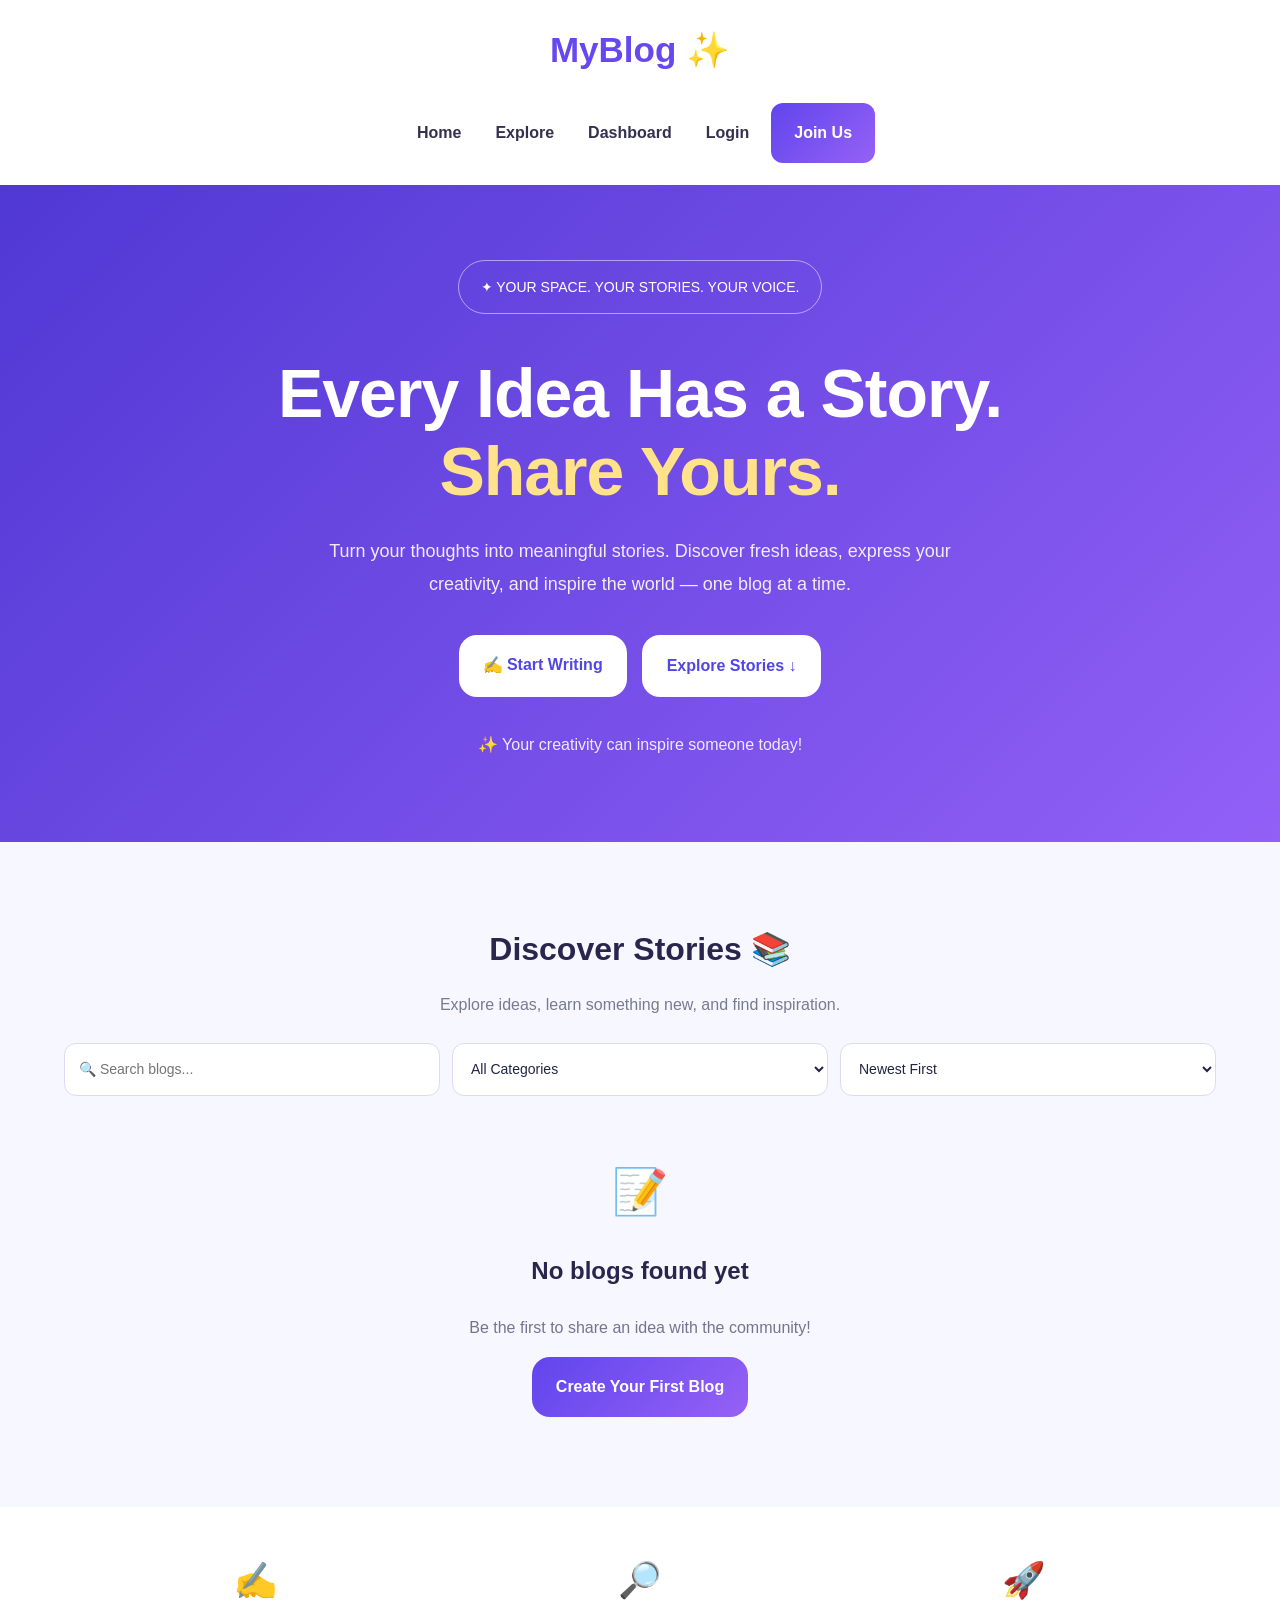
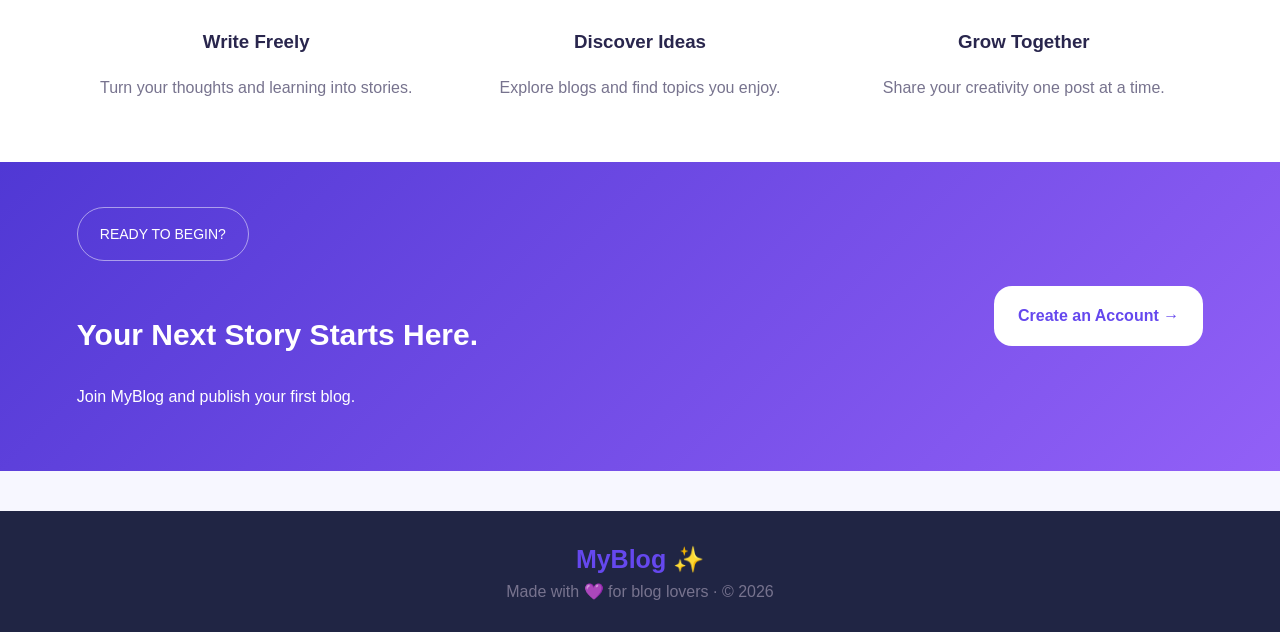
<file: index.html>
<!DOCTYPE html>
<html lang="en">
<head>
<meta charset="UTF-8">
<meta name="viewport" content="width=device-width, initial-scale=1.0">
<title>MyBlog | Stories That Inspire</title>

<link rel="stylesheet" href="style.css">
<script src="script.js" defer></script>

<style>
* {
  box-sizing: border-box;
}

body {
  margin: 0;
  font-family: Arial, sans-serif;
  background: #f7f7ff;
  color: #29264d;
}

.site-header {
  background: white;
  padding: 22px 5%;
  display: flex;
  flex-direction: column;
  align-items: center;
  gap: 25px;
}

.brand {
  color: #6548ee;
  font-size: 35px;
  font-weight: 800;
  text-decoration: none;
}

.top-nav {
  display: flex;
  justify-content: center;
  align-items: center;
  flex-wrap: wrap;
  gap: 10px;
}

.top-nav a {
  color: #34304f;
  text-decoration: none;
  font-weight: bold;
  padding: 12px;
  border-radius: 12px;
}

.top-nav a.btn {
  background: linear-gradient(135deg, #6045ed, #9661f5);
  color: white;
  padding: 17px 23px;
}

.hero {
  background: linear-gradient(135deg, #5038d4, #9260f7);
  color: white;
  text-align: center;
  padding: 75px 6% 85px;
  overflow: hidden;
}

.eyebrow {
  display: inline-block;
  border: 1px solid #ffffff80;
  border-radius: 30px;
  padding: 15px 22px;
  margin-bottom: 25px;
  font-size: 14px;
}

.hero h1 {
  font-size: clamp(38px, 7vw, 68px);
  line-height: 1.15;
  margin: 15px 0 25px;
  letter-spacing: -1px;
}

.gradient-text {
  color: #ffe28a;
}

.hero p {
  max-width: 700px;
  margin: 0 auto 35px;
  font-size: 18px;
  line-height: 1.8;
  color: #f1eaff;
}

.hero-actions {
  display: flex;
  justify-content: center;
  flex-wrap: wrap;
  gap: 15px;
}

.btn {
  display: inline-block;
  border: none;
  border-radius: 18px;
  padding: 17px 24px;
  background: linear-gradient(135deg, #6045ed, #9661f5);
  color: white;
  font-weight: bold;
  text-decoration: none;
  cursor: pointer;
  font-size: 16px;
}

.btn-light {
  background: white;
  color: #6548ee;
}

.btn-outline {
  background: transparent;
  border: 1px solid #ffffffa0;
  color: white;
}

.hero-note {
  margin-top: 35px;
  color: #f0eaff;
}

.section {
  padding: 55px 5%;
}

.section-heading h2 {
  font-size: 32px;
  margin-bottom: 12px;
}

.muted {
  color: #77738e;
  line-height: 1.7;
}

.toolbar {
  display: flex;
  flex-wrap: wrap;
  gap: 12px;
  margin: 25px 0;
}

.toolbar input,
.toolbar select {
  flex: 1 1 180px;
  min-width: 0;
  padding: 14px;
  border: 1px solid #ded9f4;
  border-radius: 12px;
  background: white;
  font-size: 14px;
}

.toolbar .btn {
  flex: 0 0 auto;
}

.blog-grid {
  display: grid;
  grid-template-columns: repeat(auto-fit, minmax(230px, 1fr));
  gap: 20px;
}

.blog-card {
  padding: 22px;
  border-radius: 18px;
  background: white;
  box-shadow: 0 5px 20px #30205e12;
  overflow-wrap: anywhere;
}

.empty-state {
  text-align: center;
  padding: 35px 15px;
}

.empty-state h3 {
  font-size: 24px;
}

.hidden {
  display: none !important;
}

.feature-strip {
  display: grid;
  grid-template-columns: repeat(auto-fit, minmax(200px, 1fr));
  gap: 25px;
  padding: 45px 6%;
  background: white;
  text-align: center;
}

.feature-icon {
  font-size: 35px;
}

.feature-strip p {
  color: #77738e;
  line-height: 1.6;
}

.bottom-cta {
  background: linear-gradient(135deg, #5038d4, #9260f7);
  color: white;
  padding: 45px 6%;
  display: flex;
  align-items: center;
  justify-content: space-between;
  flex-wrap: wrap;
  gap: 20px;
}

.bottom-cta h2 {
  font-size: 30px;
}

.site-footer {
  padding: 28px 5%;
  text-align: center;
}

.site-footer .brand {
  font-size: 25px;
}

.site-footer p {
  color: #77738e;
}

@media (max-width: 480px) {
  .site-header {
    padding: 20px 10px;
  }

  .brand {
    font-size: 31px;
  }

  .top-nav {
    gap: 4px;
  }

  .top-nav a {
    padding: 9px;
    font-size: 13px;
  }

  .top-nav a.btn {
    padding: 12px 15px;
  }

  .hero {
    padding: 55px 18px;
  }

  .hero p {
    font-size: 16px;
  }

  .section {
    padding: 40px 18px;
  }

  .bottom-cta {
    padding: 35px 20px;
  }
}
</style>
</head>

<body data-page="home">

<header class="site-header">
  <a class="brand" href="index.html">MyBlog ✨</a>

  <nav class="top-nav">
    <a href="index.html">Home</a>
    <a href="#explore">Explore</a>
    <a href="dashboard.html">Dashboard</a>
    <a href="login.html">Login</a>
    <a class="btn" href="register.html">Join Us</a>
  </nav>
</header>

<main>

<section class="hero">
  <span class="eyebrow">✦ YOUR SPACE. YOUR STORIES. YOUR VOICE.</span>

  <h1>
    Every Idea Has a Story.<br>
    <span class="gradient-text">Share Yours.</span>
  </h1>

  <p>
    Turn your thoughts into meaningful stories.
    Discover fresh ideas, express your creativity,
    and inspire the world — one blog at a time.
  </p>

  <div class="hero-actions">
    <a class="btn btn-light" href="create-blog.html">
      ✍️ Start Writing
    </a>

    <a class="btn btn-outline" href="#explore">
      Explore Stories ↓
    </a>
  </div>

  <div class="hero-note">
    ✨ Your creativity can inspire someone today!
  </div>
</section>

<section class="section" id="explore">

  <div class="section-heading">
    <h2>Discover Stories 📚</h2>
    <p class="muted">
      Explore ideas, learn something new, and find inspiration.
    </p>
  </div>

  <div class="toolbar">
    <input
      id="blogSearch"
      type="search"
      placeholder="🔍 Search blogs..."
      aria-label="Search blogs"
    >

    <select id="categoryFilter" aria-label="Filter blogs">
      <option value="all">All Categories</option>
      <option value="Technology">Technology</option>
      <option value="Education">Education</option>
      <option value="Lifestyle">Lifestyle</option>
      <option value="Career">Career</option>
      <option value="Other">Other</option>
    </select>

    <select id="sortBlogs" aria-label="Sort blogs">
      <option value="newest">Newest First</option>
      <option value="oldest">Oldest First</option>
      <option value="title">Title A–Z</option>
    </select>

  </div>

  <div id="homeBlogList" class="blog-grid"></div>

  <div id="homeEmpty" class="empty-state">
    <div style="font-size:45px">📝</div>
    <h3>No blogs found yet</h3>
    <p class="muted">
      Be the first to share an idea with the community!
    </p>
    <a class="btn" href="create-blog.html">
      Create Your First Blog
    </a>
  </div>

</section>

<section class="feature-strip">

  <div>
    <div class="feature-icon">✍️</div>
    <h3>Write Freely</h3>
    <p>Turn your thoughts and learning into stories.</p>
  </div>

  <div>
    <div class="feature-icon">🔎</div>
    <h3>Discover Ideas</h3>
    <p>Explore blogs and find topics you enjoy.</p>
  </div>

  <div>
    <div class="feature-icon">🚀</div>
    <h3>Grow Together</h3>
    <p>Share your creativity one post at a time.</p>
  </div>

</section>

<section class="bottom-cta">
  <div>
    <span class="eyebrow">READY TO BEGIN?</span>
    <h2>Your Next Story Starts Here.</h2>
    <p>Join MyBlog and publish your first blog.</p>
  </div>

  <a class="btn btn-light" href="register.html">
    Create an Account →
  </a>
</section>

</main>

<footer class="site-footer">
  <a class="brand" href="index.html">MyBlog ✨</a>
  <p>Made with 💜 for blog lovers · © <span id="year"></span></p>
</footer>

</body>
</html>
</file>
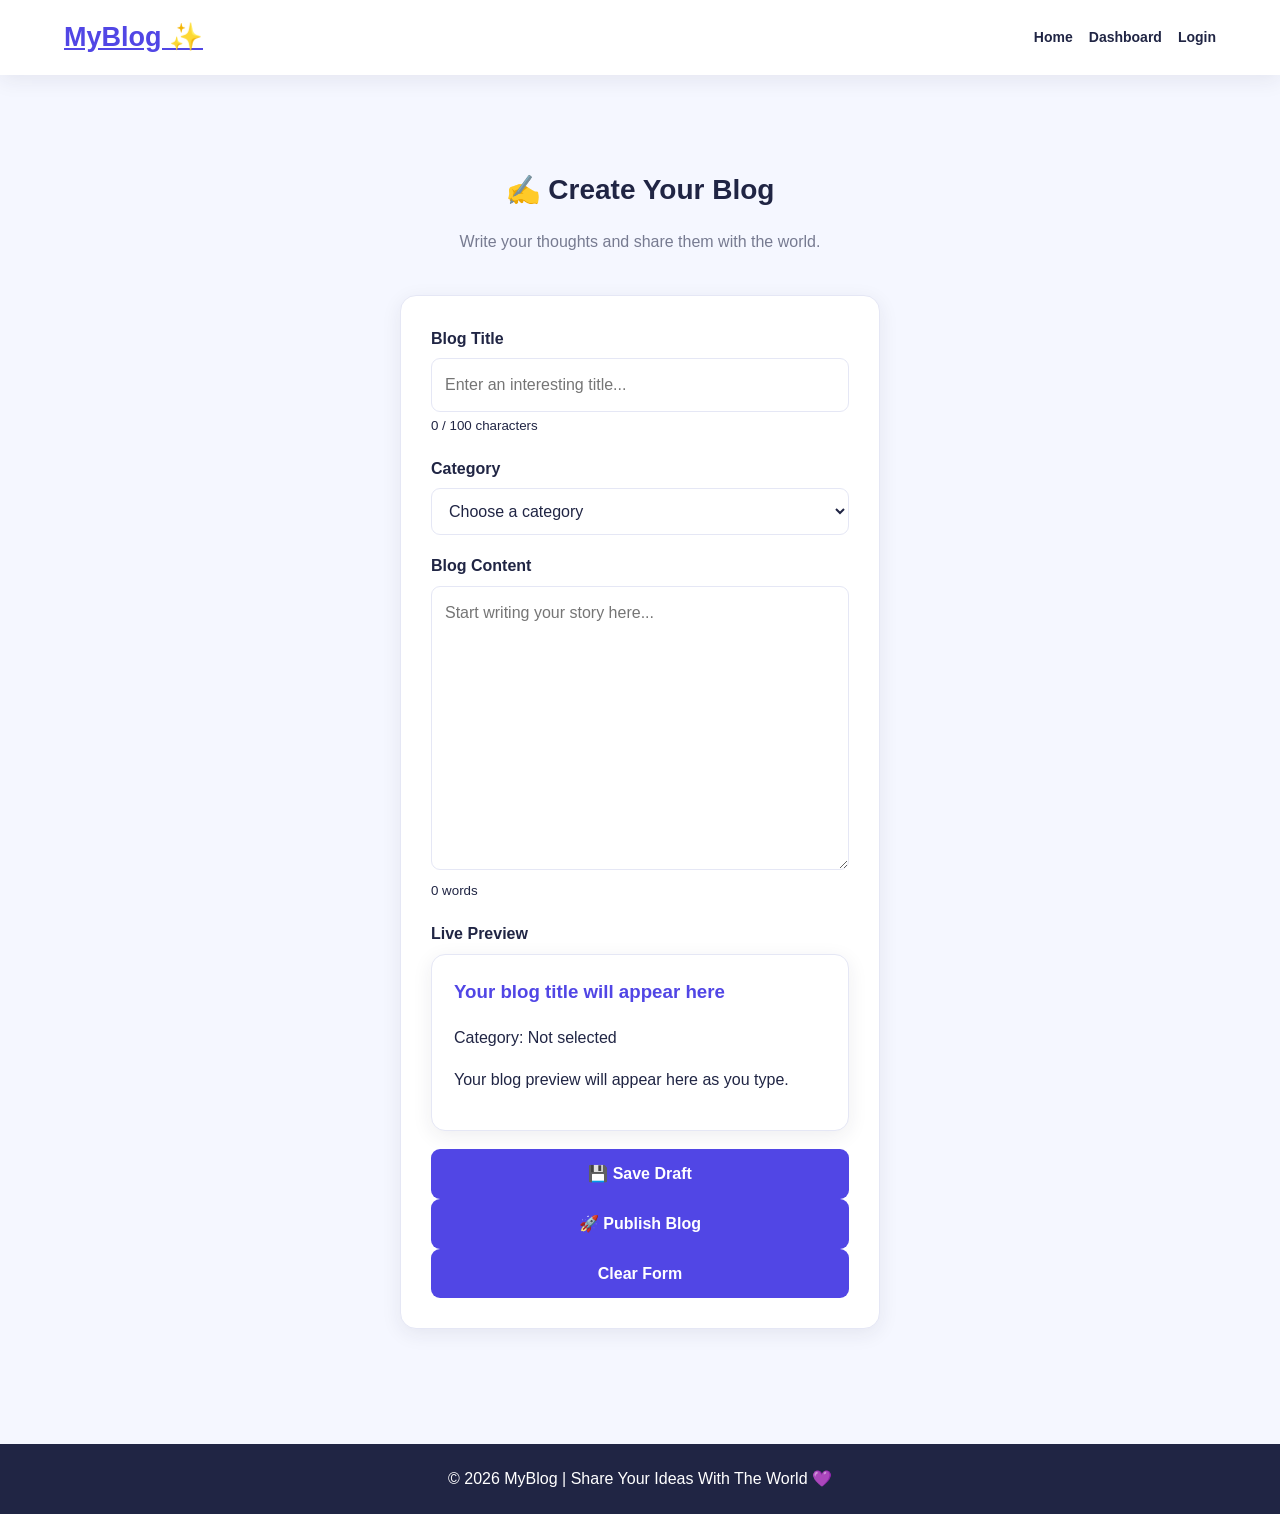
<file: create-blog.html>
<!DOCTYPE html>
<html lang="en">
<head>
  <meta charset="UTF-8">
  <meta name="viewport" content="width=device-width, initial-scale=1.0">
  <title>Create Blog - MyBlog</title>
  <link rel="stylesheet" href="style.css">
</head>
<body>

  <nav class="navbar">
    <a href="index.html" class="logo">MyBlog ✨</a>
    <div class="nav-links">
      <a href="index.html">Home</a>
      <a href="dashboard.html">Dashboard</a>
      <a href="login.html">Login</a>
    </div>
  </nav>

  <main class="container">
    <section class="section">
      <div class="section-heading">
        <h2>✍️ Create Your Blog</h2>
        <p>Write your thoughts and share them with the world.</p>
      </div>

      <div class="form-container">
        <form id="blogForm">
          <div class="form-group">
            <label for="blogTitle">Blog Title</label>
            <input
              type="text"
              id="blogTitle"
              maxlength="100"
              placeholder="Enter an interesting title..."
              required
            >
            <small id="titleCount">0 / 100 characters</small>
          </div>

          <div class="form-group">
            <label for="blogCategory">Category</label>
            <select id="blogCategory" required>
              <option value="">Choose a category</option>
              <option value="Technology">Technology</option>
              <option value="Education">Education</option>
              <option value="Travel">Travel</option>
              <option value="Lifestyle">Lifestyle</option>
              <option value="Food">Food</option>
              <option value="Other">Other</option>
            </select>
          </div>

          <div class="form-group">
            <label for="blogContent">Blog Content</label>
            <textarea
              id="blogContent"
              rows="10"
              placeholder="Start writing your story here..."
              required
            ></textarea>
            <small id="wordCount">0 words</small>
          </div>

          <div class="form-group">
            <label>Live Preview</label>
            <article class="blog-card">
              <h3 id="previewTitle">Your blog title will appear here</h3>
              <p id="previewCategory">Category: Not selected</p>
              <p id="previewContent">Your blog preview will appear here as you type.</p>
            </article>
          </div>

          <p id="formMessage" role="status"></p>

          <button class="btn" type="button" id="draftBtn">
            💾 Save Draft
          </button>

          <button class="btn" type="submit">
            🚀 Publish Blog
          </button>

          <button class="btn" type="button" id="resetBtn">
            Clear Form
          </button>
        </form>
      </div>
    </section>
  </main>

  <footer>
    <p>© 2026 MyBlog | Share Your Ideas With The World 💜</p>
  </footer>

  <script>
    const titleInput = document.getElementById("blogTitle");
    const categoryInput = document.getElementById("blogCategory");
    const contentInput = document.getElementById("blogContent");
    const formMessage = document.getElementById("formMessage");

    const DRAFT_KEY = "myBlogDraft";

    function readBlogs() {
      try {
        const blogs = JSON.parse(localStorage.getItem("blogs") || "[]");
        return Array.isArray(blogs) ? blogs : [];
      } catch (error) {
        return [];
      }
    }

    function showMessage(message) {
      formMessage.textContent = message;
    }

    function updatePreview() {
      const title = titleInput.value.trim();
      const category = categoryInput.value;
      const content = contentInput.value;

      document.getElementById("previewTitle").textContent =
        title || "Your blog title will appear here";

      document.getElementById("previewCategory").textContent =
        "Category: " + (category || "Not selected");

      document.getElementById("previewContent").textContent =
        content || "Your blog preview will appear here as you type.";

      document.getElementById("titleCount").textContent =
        titleInput.value.length + " / 100 characters";

      const words = content.trim()
        ? content.trim().split(/\s+/).length
        : 0;

      document.getElementById("wordCount").textContent =
        words + (words === 1 ? " word" : " words");
    }

    titleInput.addEventListener("input", updatePreview);
    categoryInput.addEventListener("change", updatePreview);
    contentInput.addEventListener("input", updatePreview);

    function saveDraft() {
      const draft = {
        title: titleInput.value,
        category: categoryInput.value,
        content: contentInput.value
      };

      try {
        localStorage.setItem(DRAFT_KEY, JSON.stringify(draft));
        showMessage("✅ Draft saved! You can continue editing later.");
      } catch (error) {
        showMessage("Unable to save draft in this browser.");
      }
    }

    document.getElementById("draftBtn").addEventListener("click", saveDraft);

    document.getElementById("blogForm").addEventListener("submit", function(event) {
      event.preventDefault();

      const title = titleInput.value.trim();
      const category = categoryInput.value;
      const content = contentInput.value.trim();

      if (!title || !category || !content) {
        showMessage("Please fill in the title, category and content.");
        return;
      }

      try {
        const blogs = readBlogs();

        blogs.push({
          title: title,
          category: category,
          content: content,
          date: new Date().toLocaleDateString(),
          createdAt: Date.now()
        });

        localStorage.setItem("blogs", JSON.stringify(blogs));
        localStorage.removeItem(DRAFT_KEY);

        showMessage("🎉 Blog published successfully!");

        setTimeout(() => {
          window.location.href = "dashboard.html";
        }, 1000);
      } catch (error) {
        showMessage("Could not publish. Browser storage may be full.");
      }
    });

    document.getElementById("resetBtn").addEventListener("click", () => {
      document.getElementById("blogForm").reset();
      updatePreview();
      showMessage("Form cleared.");
    });

    // Restore previously saved draft
    try {
      const draft = JSON.parse(localStorage.getItem(DRAFT_KEY) || "null");

      if (draft) {
        titleInput.value = draft.title || "";
        categoryInput.value = draft.category || "";
        contentInput.value = draft.content || "";
      }
    } catch (error) {}

    updatePreview();
  </script>

</body>
</html>
</file>
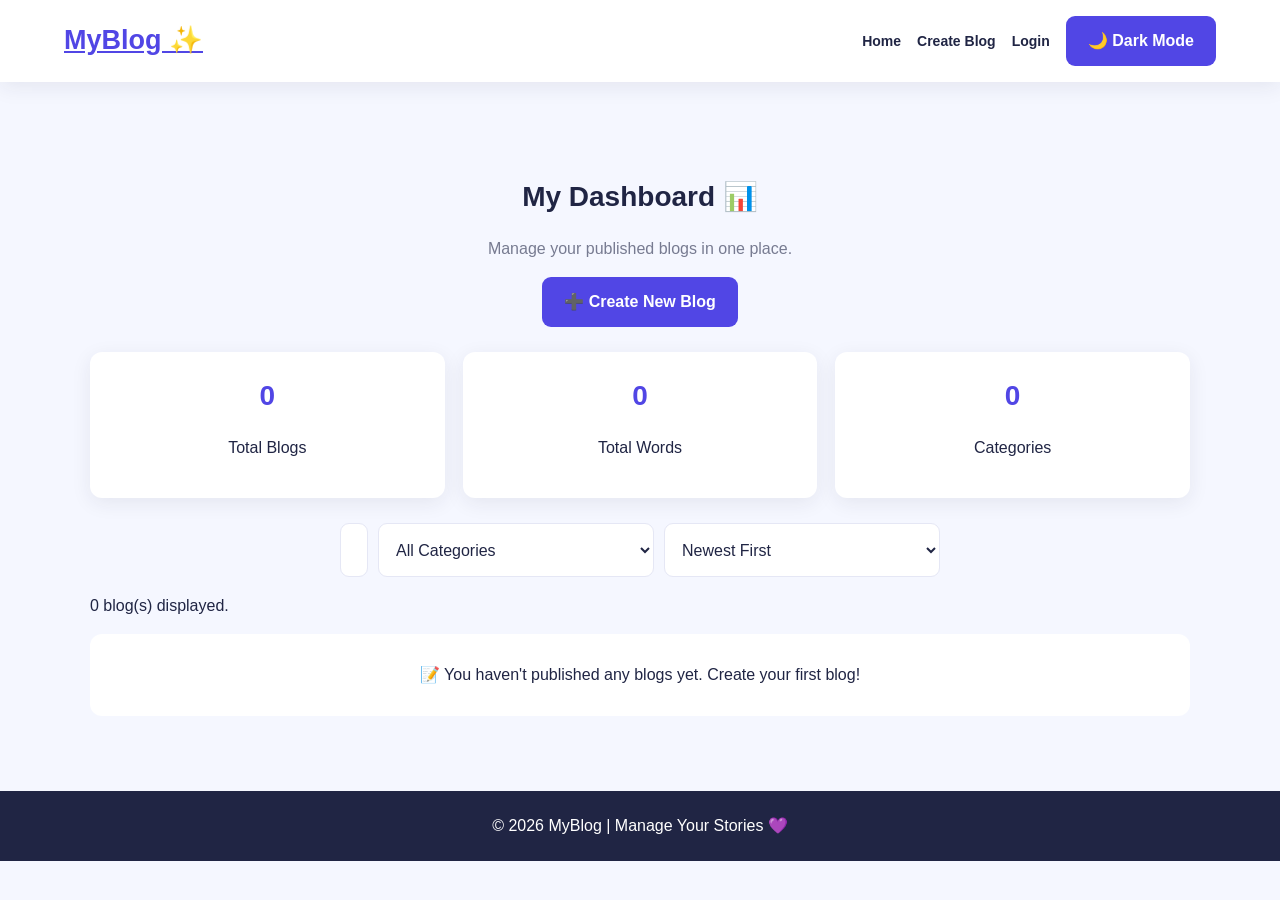
<file: dashboard.html>
<!DOCTYPE html>
<html lang="en">
<head>
  <meta charset="UTF-8">
  <meta name="viewport" content="width=device-width, initial-scale=1.0">
  <title>Dashboard - MyBlog</title>
  <link rel="stylesheet" href="style.css">
</head>
<body>

  <nav class="navbar">
    <a href="index.html" class="logo">MyBlog ✨</a>
    <div class="nav-links">
      <a href="index.html">Home</a>
      <a href="create-blog.html">Create Blog</a>
      <a href="login.html">Login</a>
      <button class="btn" id="darkModeBtn" type="button">🌙 Dark Mode</button>
    </div>
  </nav>

  <main class="container">
    <section class="section">
      <div class="section-heading">
        <h2>My Dashboard 📊</h2>
        <p>Manage your published blogs in one place.</p>
        <a href="create-blog.html" class="btn">➕ Create New Blog</a>
      </div>

      <!-- Statistics -->
      <div class="stats-grid">
        <div class="stat-card">
          <h3 id="totalBlogs">0</h3>
          <p>Total Blogs</p>
        </div>
        <div class="stat-card">
          <h3 id="totalWords">0</h3>
          <p>Total Words</p>
        </div>
        <div class="stat-card">
          <h3 id="totalCategories">0</h3>
          <p>Categories</p>
        </div>
      </div>

      <!-- Search and Filters -->
      <div class="search-box">
        <input
          type="text"
          id="dashboardSearch"
          placeholder="🔍 Search your blogs..."
          aria-label="Search your blogs"
        >

        <select id="categoryFilter" aria-label="Filter by category">
          <option value="all">All Categories</option>
          <option value="Technology">Technology</option>
          <option value="Education">Education</option>
          <option value="Travel">Travel</option>
          <option value="Lifestyle">Lifestyle</option>
          <option value="Food">Food</option>
          <option value="Other">Other</option>
        </select>

        <select id="sortFilter" aria-label="Sort blogs">
          <option value="newest">Newest First</option>
          <option value="oldest">Oldest First</option>
          <option value="az">Title A-Z</option>
        </select>
      </div>

      <p id="dashboardMessage" role="status"></p>
      <div id="dashboardBlogs" class="blog-grid"></div>
    </section>
  </main>

  <footer>
    <p>© 2026 MyBlog | Manage Your Stories 💜</p>
  </footer>

  <script>
    const blogsContainer = document.getElementById("dashboardBlogs");
    const searchInput = document.getElementById("dashboardSearch");
    const categoryFilter = document.getElementById("categoryFilter");
    const sortFilter = document.getElementById("sortFilter");
    const dashboardMessage = document.getElementById("dashboardMessage");

    function getBlogs() {
      try {
        const blogs = JSON.parse(localStorage.getItem("blogs") || "[]");
        return Array.isArray(blogs) ? blogs : [];
      } catch (error) {
        return [];
      }
    }

    function saveBlogs(blogs) {
      localStorage.setItem("blogs", JSON.stringify(blogs));
    }

    function wordCount(text) {
      return String(text || "").trim()
        ? String(text).trim().split(/\s+/).length
        : 0;
    }

    function updateStats(blogs) {
      document.getElementById("totalBlogs").textContent = blogs.length;

      const words = blogs.reduce(
        (total, blog) => total + wordCount(blog.content), 0
      );

      document.getElementById("totalWords").textContent = words;

      const categories = new Set(
        blogs.map(blog => blog.category || "Other")
      );

      document.getElementById("totalCategories").textContent =
        categories.size;
    }

    function renderDashboard() {
      const allBlogs = getBlogs();
      updateStats(allBlogs);

      const query = searchInput.value.trim().toLowerCase();
      const selectedCategory = categoryFilter.value;
      const sortMode = sortFilter.value;

      let filteredBlogs = allBlogs
        .map((blog, index) => ({ blog, index }))
        .filter(item => {
          const blog = item.blog;

          const matchesSearch =
            String(blog.title || "").toLowerCase().includes(query) ||
            String(blog.content || "").toLowerCase().includes(query);

          const matchesCategory =
            selectedCategory === "all" ||
            (blog.category || "Other") === selectedCategory;

          return matchesSearch && matchesCategory;
        });

      if (sortMode === "newest") {
        filteredBlogs.sort((a, b) =>
          (Number(b.blog.createdAt) || b.index) -
          (Number(a.blog.createdAt) || a.index)
        );
      } else if (sortMode === "oldest") {
        filteredBlogs.sort((a, b) =>
          (Number(a.blog.createdAt) || a.index) -
          (Number(b.blog.createdAt) || b.index)
        );
      } else {
        filteredBlogs.sort((a, b) =>
          String(a.blog.title || "").localeCompare(
            String(b.blog.title || "")
          )
        );
      }

      blogsContainer.replaceChildren();

      dashboardMessage.textContent =
        filteredBlogs.length + " blog(s) displayed.";

      if (filteredBlogs.length === 0) {
        const empty = document.createElement("div");
        empty.className = "empty-message";
        empty.textContent = allBlogs.length === 0
          ? "📝 You haven't published any blogs yet. Create your first blog!"
          : "No blogs match your search or category.";
        blogsContainer.appendChild(empty);
        return;
      }

      filteredBlogs.forEach(item => {
        const blog = item.blog;
        const originalIndex = item.index;

        const card = document.createElement("article");
        card.className = "blog-card";

        const title = document.createElement("h3");
        title.textContent = blog.title || "Untitled Blog";

        const category = document.createElement("p");
        category.textContent = "📁 " + (blog.category || "Other");

        const date = document.createElement("p");
        date.textContent = "📅 " + (blog.date || "Date unavailable");

        const content = document.createElement("p");
        const fullContent = String(blog.content || "");
        content.textContent = fullContent.length > 130
          ? fullContent.substring(0, 130) + "..."
          : fullContent;

        const editButton = document.createElement("button");
        editButton.className = "btn";
        editButton.type = "button";
        editButton.textContent = "✏️ Edit";

        editButton.addEventListener("click", () => {
          const newTitle = prompt("Enter the new blog title:", blog.title || "");

          if (newTitle === null) return;

          if (!newTitle.trim()) {
            alert("Blog title cannot be empty.");
            return;
          }

          const newContent = prompt(
            "Enter the new blog content:", blog.content || ""
          );

          if (newContent === null) return;

          if (!newContent.trim()) {
            alert("Blog content cannot be empty.");
            return;
          }

          const blogs = getBlogs();

          if (!blogs[originalIndex]) return;

          blogs[originalIndex].title = newTitle.trim();
          blogs[originalIndex].content = newContent.trim();
          blogs[originalIndex].updatedAt = Date.now();

          try {
            saveBlogs(blogs);
            renderDashboard();
            dashboardMessage.textContent = "✅ Blog updated successfully!";
          } catch (error) {
            alert("Unable to save changes.");
          }
        });

        const deleteButton = document.createElement("button");
        deleteButton.className = "btn";
        deleteButton.type = "button";
        deleteButton.textContent = "🗑️ Delete";

        deleteButton.addEventListener("click", () => {
          const confirmed = confirm(
            'Are you sure you want to delete "' +
            (blog.title || "Untitled Blog") + '"?'
          );

          if (!confirmed) return;

          const blogs = getBlogs();
          blogs.splice(originalIndex, 1);

          try {
            saveBlogs(blogs);
            renderDashboard();
            dashboardMessage.textContent = "Blog deleted successfully.";
          } catch (error) {
            alert("Unable to delete this blog.");
          }
        });

        card.append(title, category, date, content, editButton, deleteButton);
        blogsContainer.appendChild(card);
      });
    }

    searchInput.addEventListener("input", renderDashboard);
    categoryFilter.addEventListener("change", renderDashboard);
    sortFilter.addEventListener("change", renderDashboard);

    // Dark mode
    const darkModeBtn = document.getElementById("darkModeBtn");

    function applyTheme(isDark) {
      document.body.classList.toggle("dark-mode", isDark);
      darkModeBtn.textContent = isDark
        ? "☀️ Light Mode"
        : "🌙 Dark Mode";
    }

    let darkMode = false;

    try {
      darkMode = localStorage.getItem("myBlogDarkMode") === "true";
    } catch (error) {}

    applyTheme(darkMode);

    darkModeBtn.addEventListener("click", () => {
      darkMode = !document.body.classList.contains("dark-mode");
      applyTheme(darkMode);

      try {
        localStorage.setItem("myBlogDarkMode", String(darkMode));
      } catch (error) {}
    });

    renderDashboard();
  </script>

</body>
</html>
</file>
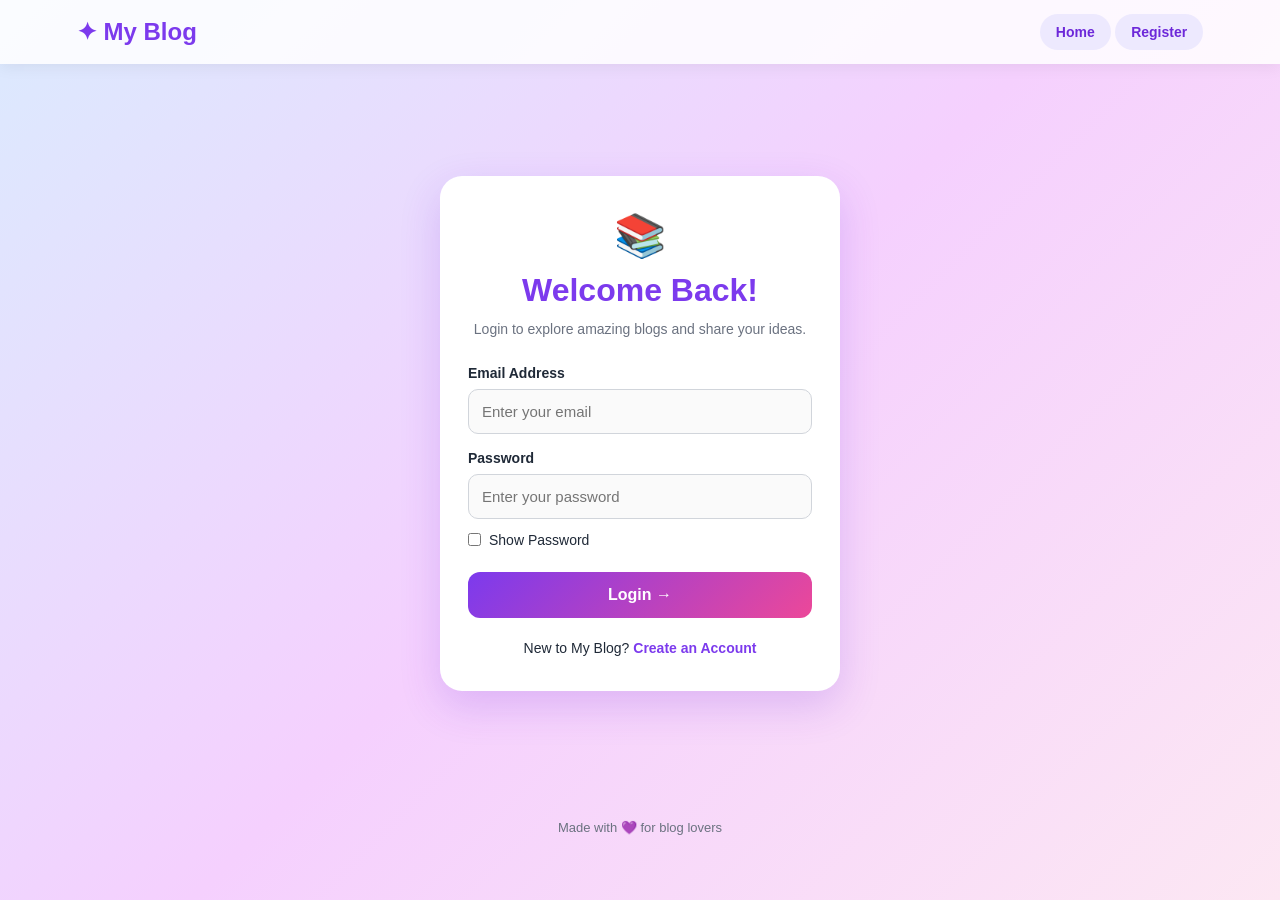
<file: login.html>
<!DOCTYPE html>
<html lang="en">
<head>
<meta charset="UTF-8">
<meta name="viewport" content="width=device-width, initial-scale=1.0">
<title>Login | My Blog</title>

<style>
* {
  margin: 0;
  padding: 0;
  box-sizing: border-box;
  font-family: Arial, sans-serif;
}

body {
  min-height: 100vh;
  background: linear-gradient(135deg, #dbeafe, #f5d0fe, #fce7f3);
  color: #1f2937;
}

nav {
  display: flex;
  justify-content: space-between;
  align-items: center;
  flex-wrap: wrap;
  gap: 12px;
  padding: 18px 6%;
  background: rgba(255, 255, 255, 0.85);
  box-shadow: 0 3px 15px #00000010;
}

.logo {
  color: #7c3aed;
  font-size: 24px;
  font-weight: bold;
}

nav a {
  text-decoration: none;
  color: #6d28d9;
  background: #ede9fe;
  padding: 10px 16px;
  border-radius: 20px;
  font-weight: bold;
  font-size: 14px;
}

.container {
  min-height: 82vh;
  display: flex;
  justify-content: center;
  align-items: center;
  padding: 25px 15px;
}

.login-box {
  width: 100%;
  max-width: 400px;
  padding: 35px 28px;
  background: white;
  border-radius: 22px;
  box-shadow: 0 15px 40px #6d28d930;
}

.icon {
  text-align: center;
  font-size: 42px;
  margin-bottom: 12px;
}

h1 {
  text-align: center;
  color: #7c3aed;
  margin-bottom: 10px;
}

.subtitle {
  text-align: center;
  color: #6b7280;
  font-size: 14px;
  margin-bottom: 25px;
  line-height: 1.5;
}

label {
  display: block;
  margin: 16px 0 8px;
  font-size: 14px;
  font-weight: bold;
}

input[type="email"],
input[type="password"],
input[type="text"] {
  width: 100%;
  padding: 13px;
  border: 1px solid #d1d5db;
  border-radius: 10px;
  outline: none;
  font-size: 15px;
  background: #fafafa;
}

input:focus {
  border-color: #8b5cf6;
  box-shadow: 0 0 0 3px #8b5cf625;
}

.show-password {
  display: flex;
  align-items: center;
  gap: 8px;
  margin-top: 13px;
  font-size: 13px;
}

.show-password label {
  margin: 0;
  font-weight: normal;
}

.login-btn {
  width: 100%;
  margin-top: 24px;
  padding: 14px;
  border: none;
  border-radius: 12px;
  color: white;
  background: linear-gradient(135deg, #7c3aed, #ec4899);
  font-size: 16px;
  font-weight: bold;
  cursor: pointer;
}

.login-btn:active {
  transform: scale(0.98);
}

.register-text {
  text-align: center;
  margin-top: 22px;
  font-size: 14px;
}

.register-text a {
  color: #7c3aed;
  text-decoration: none;
  font-weight: bold;
}

#message {
  margin-top: 15px;
  text-align: center;
  font-size: 14px;
  line-height: 1.5;
  overflow-wrap: anywhere;
}

footer {
  text-align: center;
  padding: 18px;
  color: #6b7280;
  font-size: 13px;
}

@media (max-width: 380px) {
  nav {
    padding: 15px;
  }

  .logo {
    font-size: 21px;
  }

  .login-box {
    padding: 28px 20px;
  }
}
</style>
</head>

<body>

<nav>
  <div class="logo">✦ My Blog</div>
  <div>
    <a href="index.html">Home</a>
    <a href="register.html">Register</a>
  </div>
</nav>

<div class="container">
  <div class="login-box">

    <div class="icon">📚</div>

    <h1>Welcome Back!</h1>

    <p class="subtitle">
      Login to explore amazing blogs and share your ideas.
    </p>

    <form id="loginForm">

      <label for="email">Email Address</label>
      <input
        type="email"
        id="email"
        placeholder="Enter your email"
        autocomplete="email"
        required
      >

      <label for="password">Password</label>
      <input
        type="password"
        id="password"
        placeholder="Enter your password"
        autocomplete="current-password"
        required
      >

      <div class="show-password">
        <input type="checkbox" id="showPassword">
        <label for="showPassword">Show Password</label>
      </div>

      <button type="submit" class="login-btn">
        Login →
      </button>

      <p id="message" role="status"></p>

    </form>

    <p class="register-text">
      New to My Blog?
      <a href="register.html">Create an Account</a>
    </p>

  </div>
</div>

<footer>
  Made with 💜 for blog lovers
</footer>

<script>
const loginForm = document.getElementById("loginForm");
const passwordInput = document.getElementById("password");
const showPassword = document.getElementById("showPassword");
const message = document.getElementById("message");

showPassword.addEventListener("change", function () {
  passwordInput.type = this.checked ? "text" : "password";
});

loginForm.addEventListener("submit", function (event) {
  event.preventDefault();

  const email = document.getElementById("email")
    .value.trim().toLowerCase();

  const password = passwordInput.value;

  try {
    const users = JSON.parse(
      localStorage.getItem("myBlogUsers") || "[]"
    );

    const user = users.find(function (item) {
      return item.email &&
        item.email.toLowerCase() === email &&
        item.password === password;
    });

    if (user) {
      localStorage.setItem(
        "myBlogCurrentUser",
        JSON.stringify(user)
      );

      message.style.color = "#16a34a";
      message.textContent = "Login successful! Opening dashboard...";

      setTimeout(function () {
        window.location.href = "dashboard.html";
      }, 700);

    } else {
      message.style.color = "#dc2626";
      message.textContent =
        "Invalid email or password. Please register first.";
    }

  } catch (error) {
    message.style.color = "#dc2626";
    message.textContent =
      "Unable to login. Please try again.";
  }
});
</script>

</body>
</html>
</file>
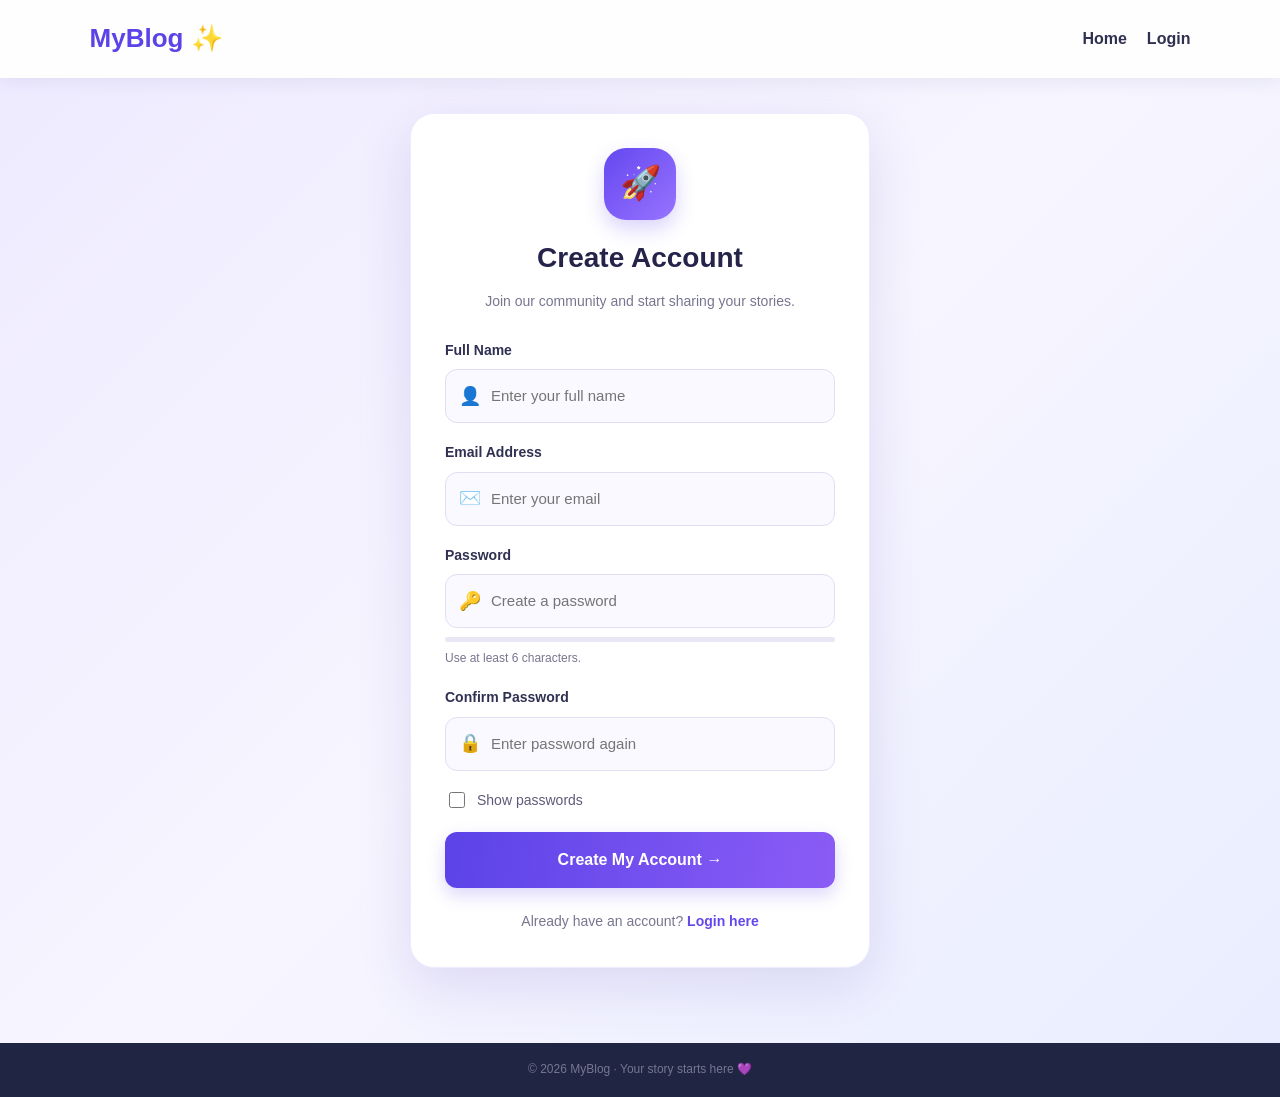
<file: register.html>
<!DOCTYPE html>
<html lang="en">
<head>
  <meta charset="UTF-8">
  <meta name="viewport" content="width=device-width, initial-scale=1.0">
  <title>Create Account | MyBlog</title>
  <link rel="stylesheet" href="style.css">

  <style>
    * {
      box-sizing: border-box;
    }

    body {
      margin: 0;
      min-height: 100vh;
      font-family: Arial, sans-serif;
      background: linear-gradient(135deg, #eeeaff, #f7f5ff, #e8edff);
      color: #242447;
    }

    .register-navbar {
      display: flex;
      justify-content: space-between;
      align-items: center;
      gap: 12px;
      padding: 18px 7%;
      background: rgba(255, 255, 255, 0.95);
      box-shadow: 0 3px 18px rgba(45, 35, 100, 0.08);
    }

    .register-logo {
      font-size: 26px;
      font-weight: 800;
      color: #5b43e8;
      text-decoration: none;
    }

    .register-nav-links {
      display: flex;
      gap: 20px;
    }

    .register-nav-links a {
      text-decoration: none;
      color: #303052;
      font-weight: 600;
    }

    .register-nav-links a:hover {
      color: #6546ef;
    }

    .register-wrapper {
      min-height: calc(100vh - 130px);
      display: flex;
      align-items: center;
      justify-content: center;
      padding: 35px 16px;
    }

    .register-card {
      width: 100%;
      max-width: 460px;
      padding: 34px;
      background: #fff;
      border: 1px solid #eeebff;
      border-radius: 24px;
      box-shadow: 0 18px 55px rgba(76, 57, 170, 0.14);
    }

    .register-icon {
      width: 72px;
      height: 72px;
      margin: 0 auto 16px;
      display: flex;
      justify-content: center;
      align-items: center;
      border-radius: 22px;
      background: linear-gradient(135deg, #6448f0, #9873ff);
      color: #fff;
      font-size: 33px;
      box-shadow: 0 9px 20px rgba(100, 72, 240, 0.24);
    }

    .register-heading {
      text-align: center;
      margin-bottom: 26px;
    }

    .register-heading h1 {
      margin: 0 0 10px;
      color: #25234a;
      font-size: 28px;
    }

    .register-heading p {
      margin: 0;
      color: #77768f;
      font-size: 14px;
      line-height: 1.6;
    }

    .register-field {
      margin-bottom: 18px;
    }

    .register-field label.field-label {
      display: block;
      margin-bottom: 8px;
      color: #303052;
      font-size: 14px;
      font-weight: 700;
    }

    .register-input-wrap {
      display: flex;
      align-items: center;
      gap: 10px;
      padding: 0 13px;
      border: 1px solid #e1def4;
      border-radius: 12px;
      background: #faf9ff;
      transition: 0.2s;
    }

    .register-input-wrap:focus-within {
      border-color: #7659f3;
      box-shadow: 0 0 0 3px rgba(118, 89, 243, 0.12);
    }

    .register-input-wrap .input-icon {
      font-size: 18px;
    }

    .register-input-wrap input {
      width: 100%;
      min-width: 0;
      padding: 14px 0;
      border: none;
      outline: none;
      background: transparent;
      color: #272544;
      font-size: 15px;
    }

    .register-input-wrap input:focus {
      box-shadow: none;
    }

    .password-hint {
      display: block;
      margin-top: 7px;
      color: #77768f;
      font-size: 12px;
    }

    .strength-track {
      height: 5px;
      margin-top: 9px;
      border-radius: 10px;
      background: #e9e6f5;
      overflow: hidden;
    }

    .strength-fill {
      width: 0;
      height: 100%;
      background: #8b5cf6;
      transition: width 0.2s;
    }

    .show-password {
      display: flex;
      align-items: center;
      gap: 9px;
      margin: 3px 0 21px;
      color: #5d5b78;
      font-size: 14px;
    }

    .show-password input {
      width: 16px;
      height: 16px;
      accent-color: #6548ed;
    }

    .register-button {
      width: 100%;
      padding: 15px;
      border: none;
      border-radius: 12px;
      background: linear-gradient(100deg, #5b43e8, #8b5cf6);
      color: white;
      font-size: 16px;
      font-weight: 700;
      cursor: pointer;
      box-shadow: 0 7px 17px rgba(91, 67, 232, 0.22);
      transition: transform 0.2s, box-shadow 0.2s;
    }

    .register-button:hover {
      transform: translateY(-2px);
      box-shadow: 0 11px 23px rgba(91, 67, 232, 0.3);
    }

    #registerMessage {
      font-size: 13px;
      line-height: 1.5;
      text-align: center;
      overflow-wrap: anywhere;
    }

    .login-link {
      text-align: center;
      margin: 22px 0 0;
      color: #77768f;
      font-size: 14px;
      line-height: 1.7;
    }

    .login-link a {
      color: #6548ed;
      font-weight: 700;
      text-decoration: none;
    }

    .login-link a:hover {
      text-decoration: underline;
    }

    .register-footer {
      padding: 17px;
      text-align: center;
      color: #77768f;
      font-size: 12px;
    }

    @media (max-width: 480px) {
      .register-navbar {
        padding: 16px 5%;
      }

      .register-logo {
        font-size: 22px;
      }

      .register-nav-links {
        gap: 13px;
        font-size: 13px;
      }

      .register-card {
        padding: 27px 21px;
        border-radius: 20px;
      }

      .register-heading h1 {
        font-size: 25px;
      }
    }
  </style>
</head>

<body>

  <nav class="register-navbar">
    <a href="index.html" class="register-logo">MyBlog ✨</a>

    <div class="register-nav-links">
      <a href="index.html">Home</a>
      <a href="login.html">Login</a>
    </div>
  </nav>

  <main class="register-wrapper">
    <section class="register-card">

      <div class="register-icon">🚀</div>

      <div class="register-heading">
        <h1>Create Account</h1>
        <p>Join our community and start sharing your stories.</p>
      </div>

      <form id="registerForm">

        <div class="register-field">
          <label class="field-label" for="name">Full Name</label>
          <div class="register-input-wrap">
            <span class="input-icon">👤</span>
            <input
              type="text"
              id="name"
              placeholder="Enter your full name"
              maxlength="60"
              autocomplete="name"
              required
            >
          </div>
        </div>

        <div class="register-field">
          <label class="field-label" for="email">Email Address</label>
          <div class="register-input-wrap">
            <span class="input-icon">✉️</span>
            <input
              type="email"
              id="email"
              placeholder="Enter your email"
              autocomplete="email"
              required
            >
          </div>
        </div>

        <div class="register-field">
          <label class="field-label" for="password">Password</label>
          <div class="register-input-wrap">
            <span class="input-icon">🔑</span>
            <input
              type="password"
              id="password"
              placeholder="Create a password"
              minlength="6"
              autocomplete="new-password"
              required
            >
          </div>

          <div class="strength-track">
            <div class="strength-fill" id="strengthFill"></div>
          </div>
          <small class="password-hint" id="strengthText">
            Use at least 6 characters.
          </small>
        </div>

        <div class="register-field">
          <label class="field-label" for="confirmPassword">
            Confirm Password
          </label>
          <div class="register-input-wrap">
            <span class="input-icon">🔒</span>
            <input
              type="password"
              id="confirmPassword"
              placeholder="Enter password again"
              minlength="6"
              autocomplete="new-password"
              required
            >
          </div>
        </div>

        <label class="show-password">
          <input type="checkbox" id="showPassword">
          Show passwords
        </label>

        <p id="registerMessage" role="status" aria-live="polite"></p>

        <button class="register-button" type="submit">
          Create My Account →
        </button>

      </form>

      <p class="login-link">
        Already have an account?
        <a href="login.html">Login here</a>
      </p>

    </section>
  </main>

  <footer class="register-footer">
    © 2026 MyBlog · Your story starts here 💜
  </footer>

  <script>
    const registerForm = document.getElementById("registerForm");
    const passwordInput = document.getElementById("password");
    const confirmInput = document.getElementById("confirmPassword");
    const registerMessage = document.getElementById("registerMessage");

    document.getElementById("showPassword").addEventListener("change", function() {
      const type = this.checked ? "text" : "password";
      passwordInput.type = type;
      confirmInput.type = type;
    });

    // Simple password-strength indicator
    passwordInput.addEventListener("input", function() {
      const password = this.value;
      let score = 0;

      if (password.length >= 6) score++;
      if (password.length >= 10) score++;
      if (/[A-Z]/.test(password) && /[a-z]/.test(password)) score++;
      if (/[0-9]/.test(password)) score++;
      if (/[^A-Za-z0-9]/.test(password)) score++;

      const width = [0, 20, 40, 60, 80, 100][score];
      document.getElementById("strengthFill").style.width = width + "%";

      const labels = [
        "Use at least 6 characters.",
        "Very weak",
        "Weak",
        "Fair",
        "Good",
        "Strong"
      ];

      document.getElementById("strengthText").textContent =
        password.length === 0 ? labels[0] : labels[score];
    });

    registerForm.addEventListener("submit", function(event) {
      event.preventDefault();

      const name = document.getElementById("name").value.trim();
      const email = document.getElementById("email")
        .value.trim().toLowerCase();
      const password = passwordInput.value;
      const confirmPassword = confirmInput.value;

      if (name.length < 2) {
        registerMessage.textContent = "Please enter your full name.";
        return;
      }

      if (password.length < 6) {
        registerMessage.textContent =
          "Password must contain at least 6 characters.";
        return;
      }

      if (password !== confirmPassword) {
        registerMessage.textContent =
          "Passwords do not match. Please try again.";
        return;
      }

      let users = [];

      try {
        users = JSON.parse(localStorage.getItem("myBlogUsers") || "[]");
      } catch (error) {
        users = [];
      }

      if (!Array.isArray(users)) users = [];

      if (users.some(user => user.email === email)) {
        registerMessage.textContent =
          "This email is already registered. Please login.";
        return;
      }

      /*
        Demo only: passwords are stored in browser storage.
        Do not use a real or reused password.
        A real application requires secure backend authentication.
      */
      users.push({
        name: name,
        email: email,
        password: password
      });

      try {
        localStorage.setItem("myBlogUsers", JSON.stringify(users));

        registerMessage.textContent =
          "Account created successfully! Redirecting to login...";

        registerForm.reset();
        document.getElementById("strengthFill").style.width = "0";
        document.getElementById("strengthText").textContent =
          "Use at least 6 characters.";

        setTimeout(function() {
          window.location.href = "login.html";
        }, 1000);

      } catch (error) {
        registerMessage.textContent =
          "Unable to create account. Browser storage may be unavailable.";
      }
    });
  </script>

</body>
</html>
</file>
<file: style.css>
/* =========================
   MYBLOG - FINAL STYLES
   ========================= */

* {
    box-sizing: border-box;
}

:root {
    --primary: #5146e5;
    --secondary: #8b5cf6;
    --background: #f5f7ff;
    --surface: #ffffff;
    --text: #202544;
    --muted: #777b91;
    --border: #e5e7f5;
    --shadow: 0 5px 20px rgba(34, 34, 68, 0.08);
}

body {
    margin: 0;
    font-family: Arial, sans-serif;
    background: var(--background);
    color: var(--text);
    line-height: 1.6;
    transition: background 0.3s, color 0.3s;
}

a {
    color: var(--primary);
}

button,
input,
textarea,
select {
    font: inherit;
}

button,
.btn {
    cursor: pointer;
}

/* NAVBAR */

.navbar {
    display: flex;
    justify-content: space-between;
    align-items: center;
    flex-wrap: wrap;
    gap: 15px;
    padding: 16px 5%;
    background: var(--surface);
    box-shadow: var(--shadow);
}

.logo {
    margin: 0;
    color: var(--primary);
    font-size: 27px;
    font-weight: bold;
}

.nav-links {
    display: flex;
    align-items: center;
    flex-wrap: wrap;
    gap: 16px;
}

.nav-links a {
    text-decoration: none;
    color: var(--text);
    font-size: 14px;
    font-weight: bold;
}

.nav-links a:hover {
    color: var(--primary);
}

/* HERO SECTION */

.hero {
    padding: 65px 7%;
    text-align: center;
    color: white;
    background: linear-gradient(
        135deg,
        var(--primary),
        var(--secondary)
    );
}

.hero h1 {
    margin: 0 0 15px;
    font-size: 38px;
    line-height: 1.3;
}

.hero p {
    max-width: 650px;
    margin: 0 auto 25px;
    font-size: 17px;
}

/* MAIN CONTAINER */

.container {
    width: 90%;
    max-width: 1100px;
    margin: 35px auto;
}

.section {
    padding: 35px 0;
}

.section-heading {
    margin-bottom: 25px;
    text-align: center;
}

.section-heading h2 {
    margin-bottom: 8px;
    font-size: 28px;
}

.section-heading p {
    color: var(--muted);
}

/* BUTTONS */

.btn {
    display: inline-block;
    padding: 12px 22px;
    border: none;
    border-radius: 9px;
    background: var(--primary);
    color: white;
    text-decoration: none;
    text-align: center;
    font-weight: bold;
    transition: opacity 0.2s, transform 0.2s;
}

.btn:hover {
    opacity: 0.9;
    transform: translateY(-1px);
}

.hero .btn {
    background: white;
    color: var(--primary);
}

.theme-btn {
    padding: 10px 14px;
    border: none;
    border-radius: 8px;
    background: var(--primary);
    color: white;
    font-weight: bold;
    cursor: pointer;
}

/* SEARCH */

.search-box {
    display: flex;
    gap: 10px;
    max-width: 600px;
    margin: 0 auto 15px;
}

.search-box input {
    flex: 1;
    min-width: 0;
}

.search-box button {
    padding: 10px 18px;
    border: none;
    border-radius: 9px;
    background: var(--primary);
    color: white;
}

/* FORMS */

.form-container {
    width: 90%;
    max-width: 480px;
    margin: 40px auto;
    padding: 30px;
    background: var(--surface);
    border: 1px solid var(--border);
    border-radius: 16px;
    box-shadow: var(--shadow);
}

.form-container h1,
.form-container h2 {
    margin-top: 0;
    text-align: center;
}

.form-group {
    margin-bottom: 18px;
}

.form-group label {
    display: block;
    margin-bottom: 7px;
    font-weight: bold;
}

input,
textarea,
select {
    width: 100%;
    padding: 13px;
    border: 1px solid var(--border);
    border-radius: 9px;
    background: var(--surface);
    color: var(--text);
    outline: none;
}

input:focus,
textarea:focus,
select:focus {
    border-color: var(--primary);
    box-shadow: 0 0 0 3px rgba(81, 70, 229, 0.12);
}

textarea {
    resize: vertical;
}

.form-container .btn {
    width: 100%;
}

/* BLOG CARDS */

.blog-grid {
    display: grid;
    grid-template-columns: repeat(
        auto-fit,
        minmax(230px, 1fr)
    );
    gap: 22px;
}

.blog-card {
    padding: 22px;
    border: 1px solid var(--border);
    border-radius: 14px;
    background: var(--surface);
    box-shadow: var(--shadow);
    overflow-wrap: anywhere;
}

.blog-card h3 {
    margin-top: 0;
    color: var(--primary);
}

.blog-card p {
    white-space: pre-wrap;
}

.blog-date {
    color: var(--muted);
    font-size: 12px;
}

.empty-message {
    padding: 28px;
    border-radius: 12px;
    background: var(--surface);
    text-align: center;
}

#searchMessage,
#message {
    text-align: center;
    color: var(--muted);
}

/* DASHBOARD */

.stats-grid {
    display: grid;
    grid-template-columns: repeat(
        auto-fit,
        minmax(160px, 1fr)
    );
    gap: 18px;
    margin: 25px 0;
}

.stat-card {
    padding: 22px;
    border-radius: 12px;
    background: var(--surface);
    box-shadow: var(--shadow);
    text-align: center;
}

.stat-card h3 {
    margin: 0;
    color: var(--primary);
    font-size: 28px;
}

/* FOOTER */

footer {
    margin-top: 40px;
    padding: 22px;
    background: #202544;
    color: white;
    text-align: center;
}

footer p {
    margin: 0;
}

/* DARK MODE */

body.dark-mode {
    --background: #121526;
    --surface: #20243a;
    --text: #f1f2ff;
    --muted: #c2c6df;
    --border: #393e5c;
    --shadow: 0 5px 20px rgba(0, 0, 0, 0.2);
}

body.dark-mode .nav-links a {
    color: var(--text);
}

body.dark-mode .blog-card h3 {
    color: #aaa4ff;
}

body.dark-mode input,
body.dark-mode textarea,
body.dark-mode select {
    color: var(--text);
}

body.dark-mode .theme-btn {
    background: var(--secondary);
}

/* MOBILE RESPONSIVE */

@media (max-width: 650px) {
    .navbar {
        flex-direction: column;
        padding: 18px 4%;
    }

    .nav-links {
        justify-content: center;
        gap: 12px;
    }

    .hero {
        padding: 45px 6%;
    }

    .hero h1 {
        font-size: 30px;
    }

    .hero p {
        font-size: 16px;
    }

    .container {
        width: 92%;
        margin: 25px auto;
    }

    .form-container {
        padding: 22px;
    }

    .search-box {
        gap: 7px;
    }

    .search-box button {
        padding: 10px 12px;
    }
}
</file>
